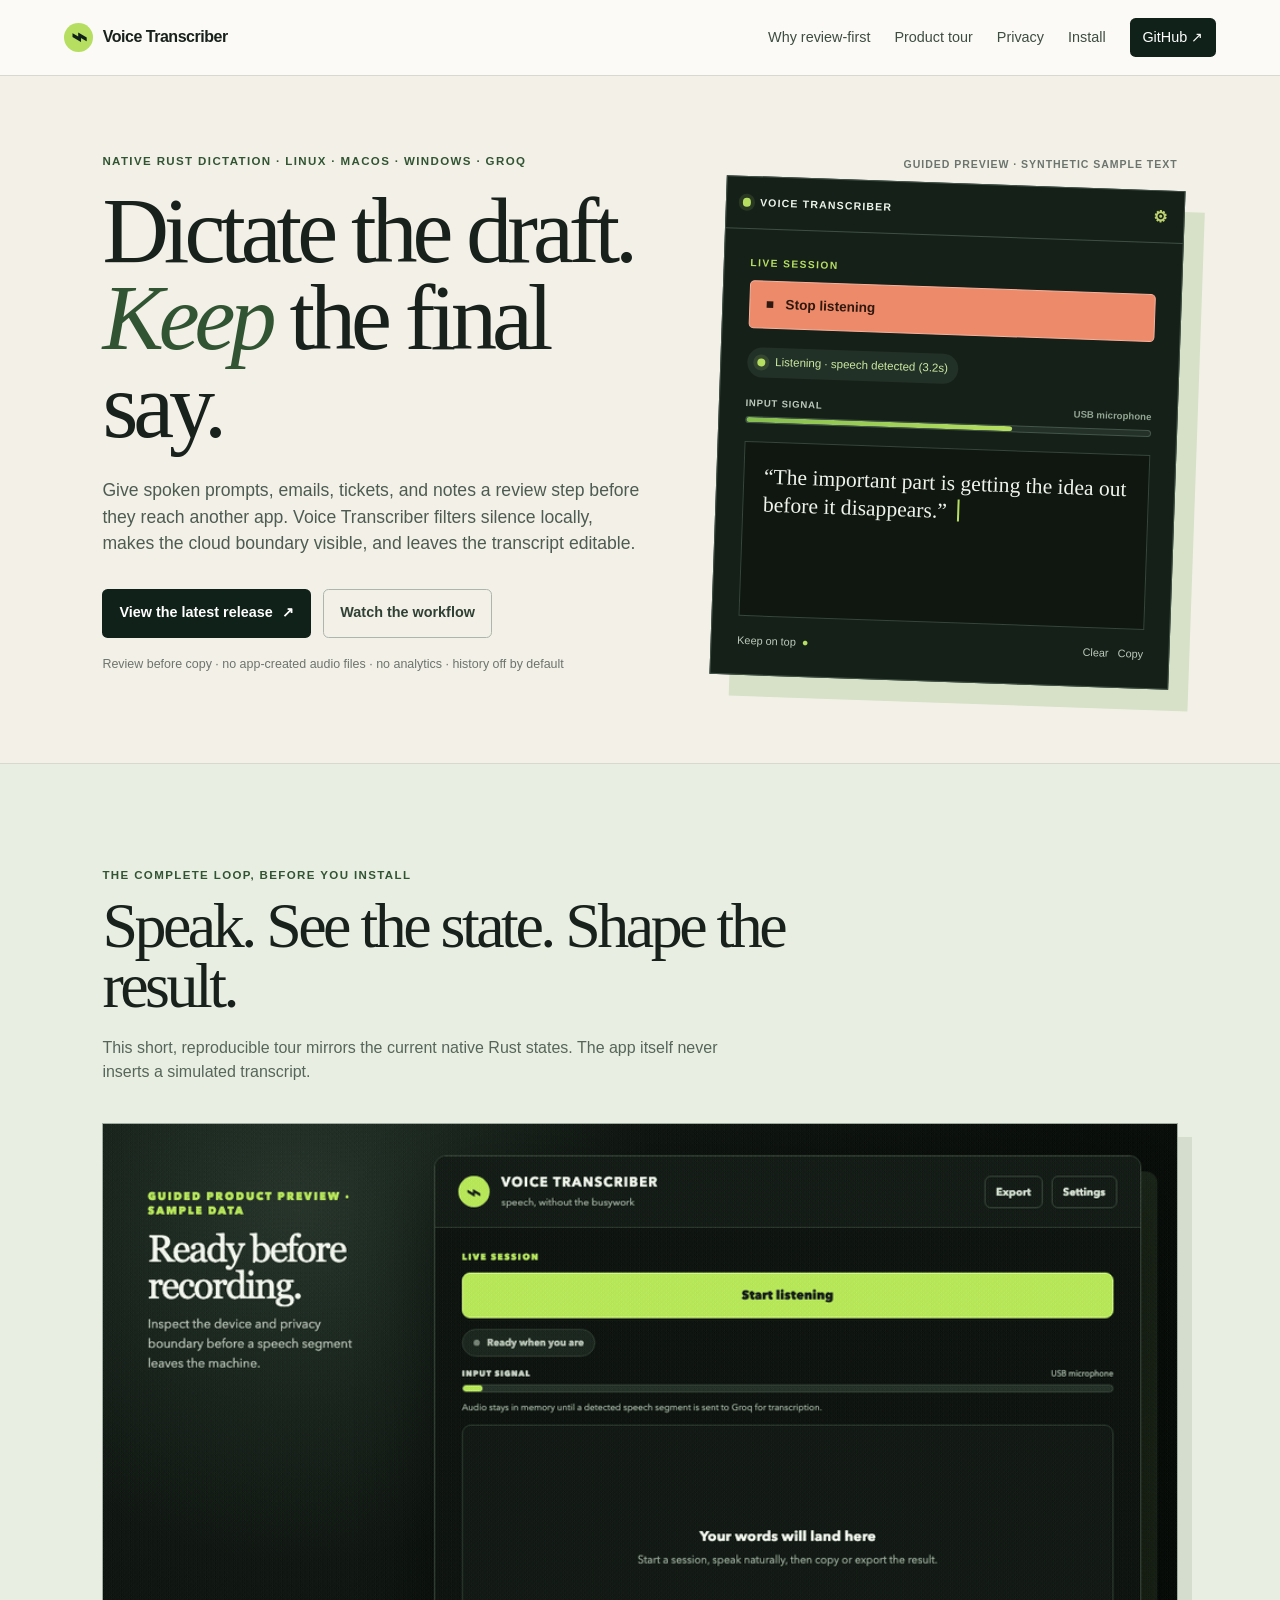
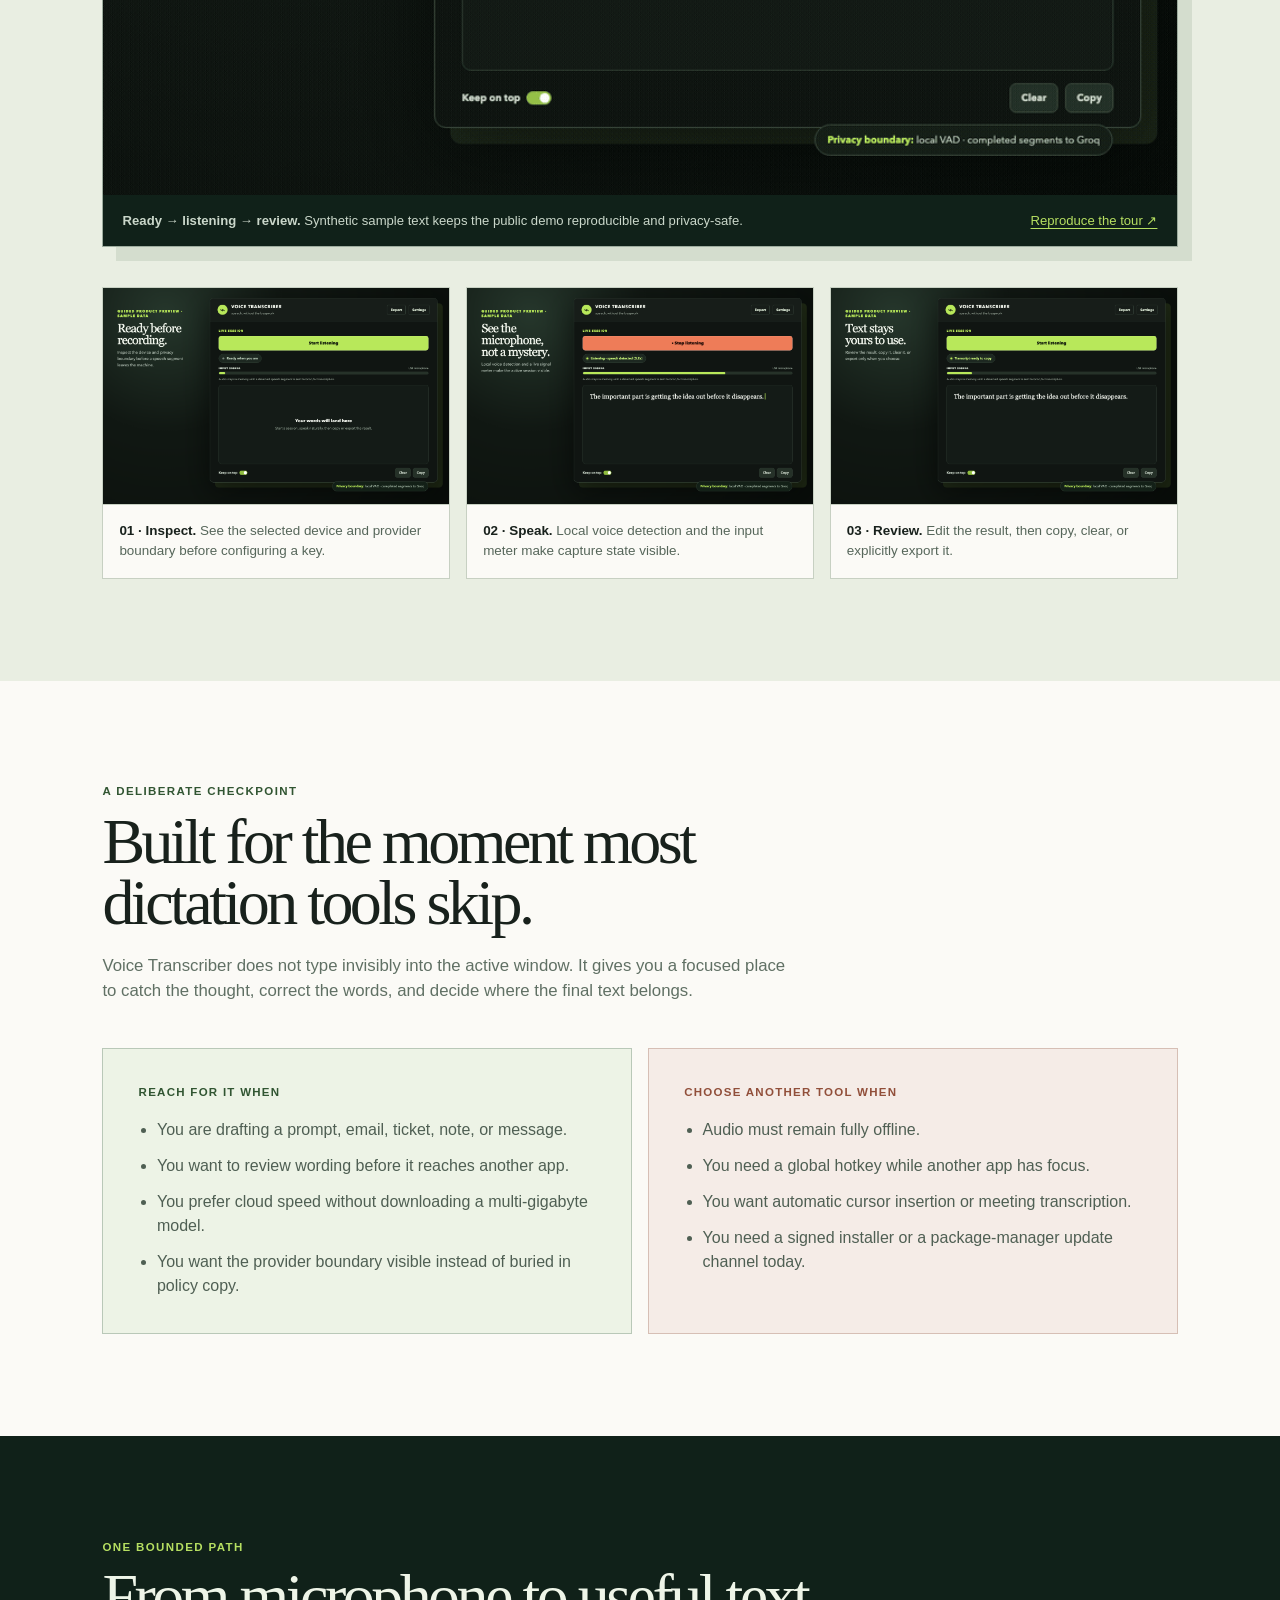
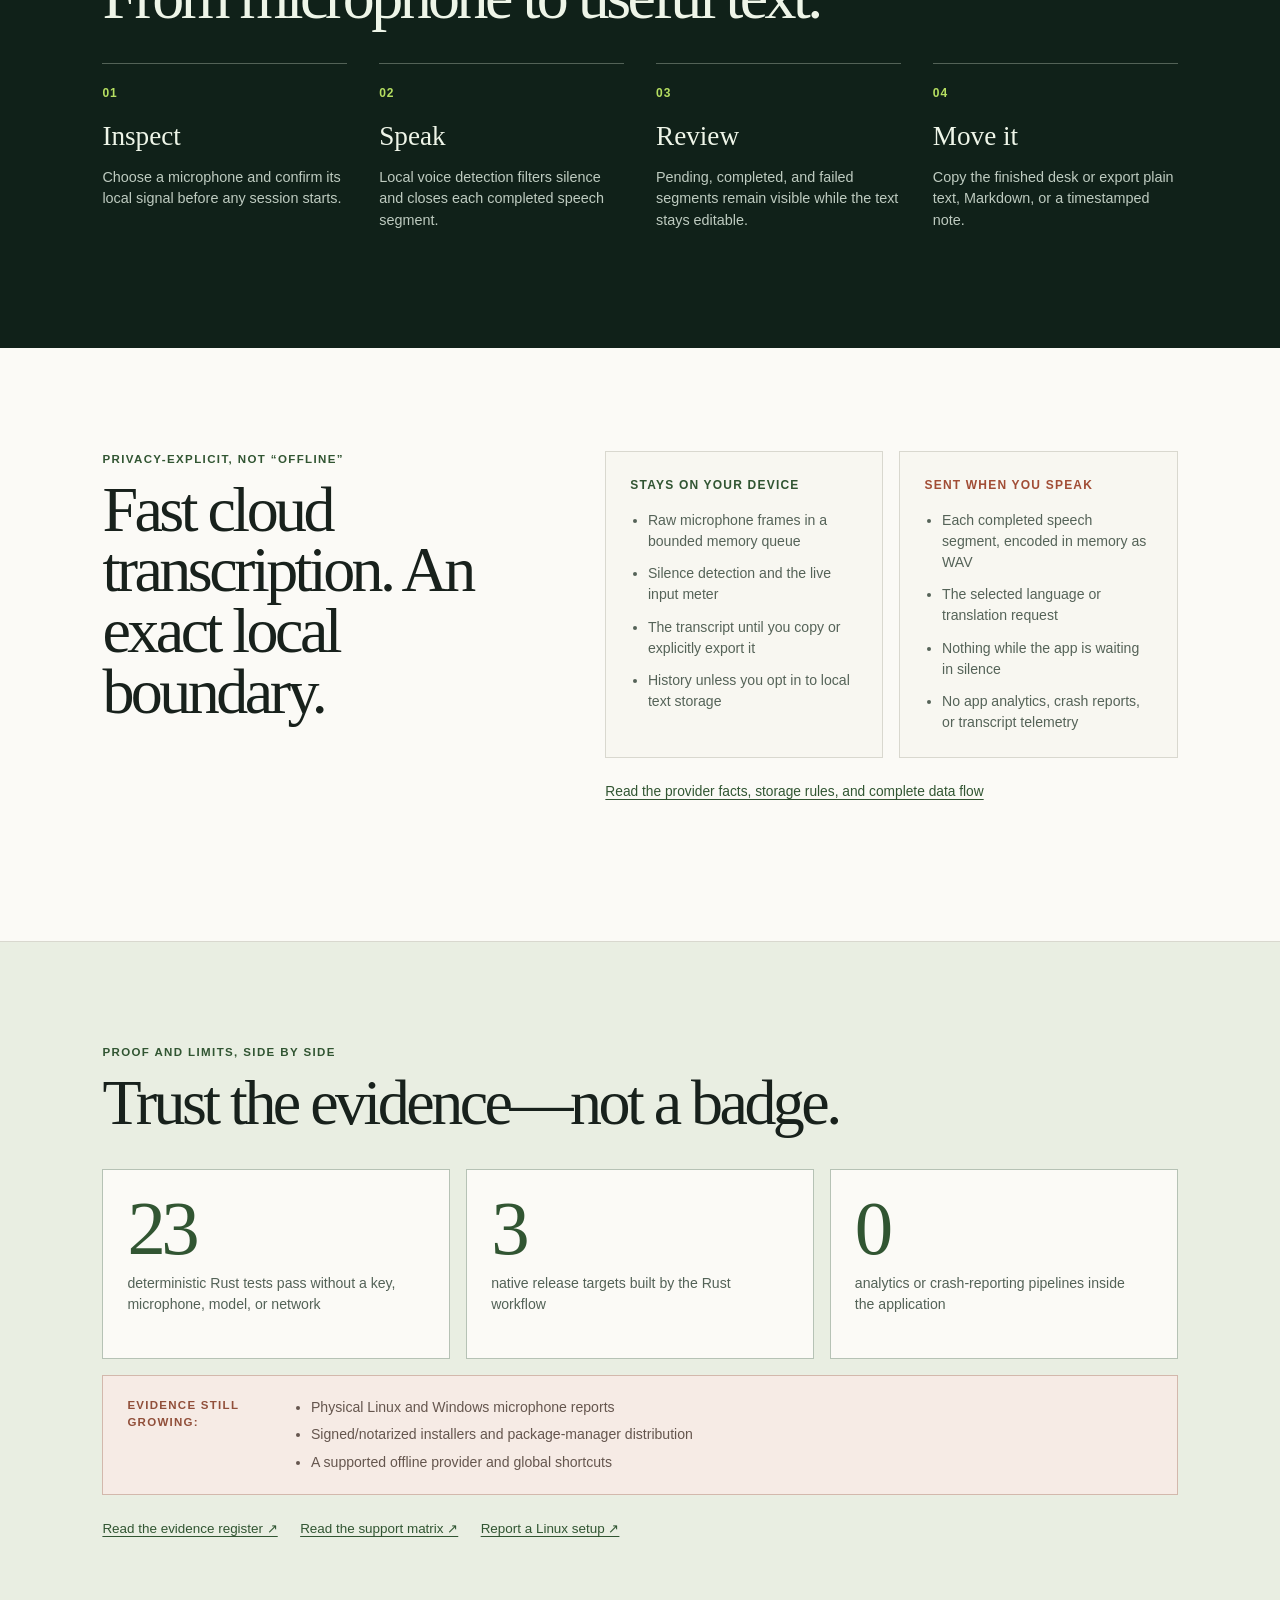
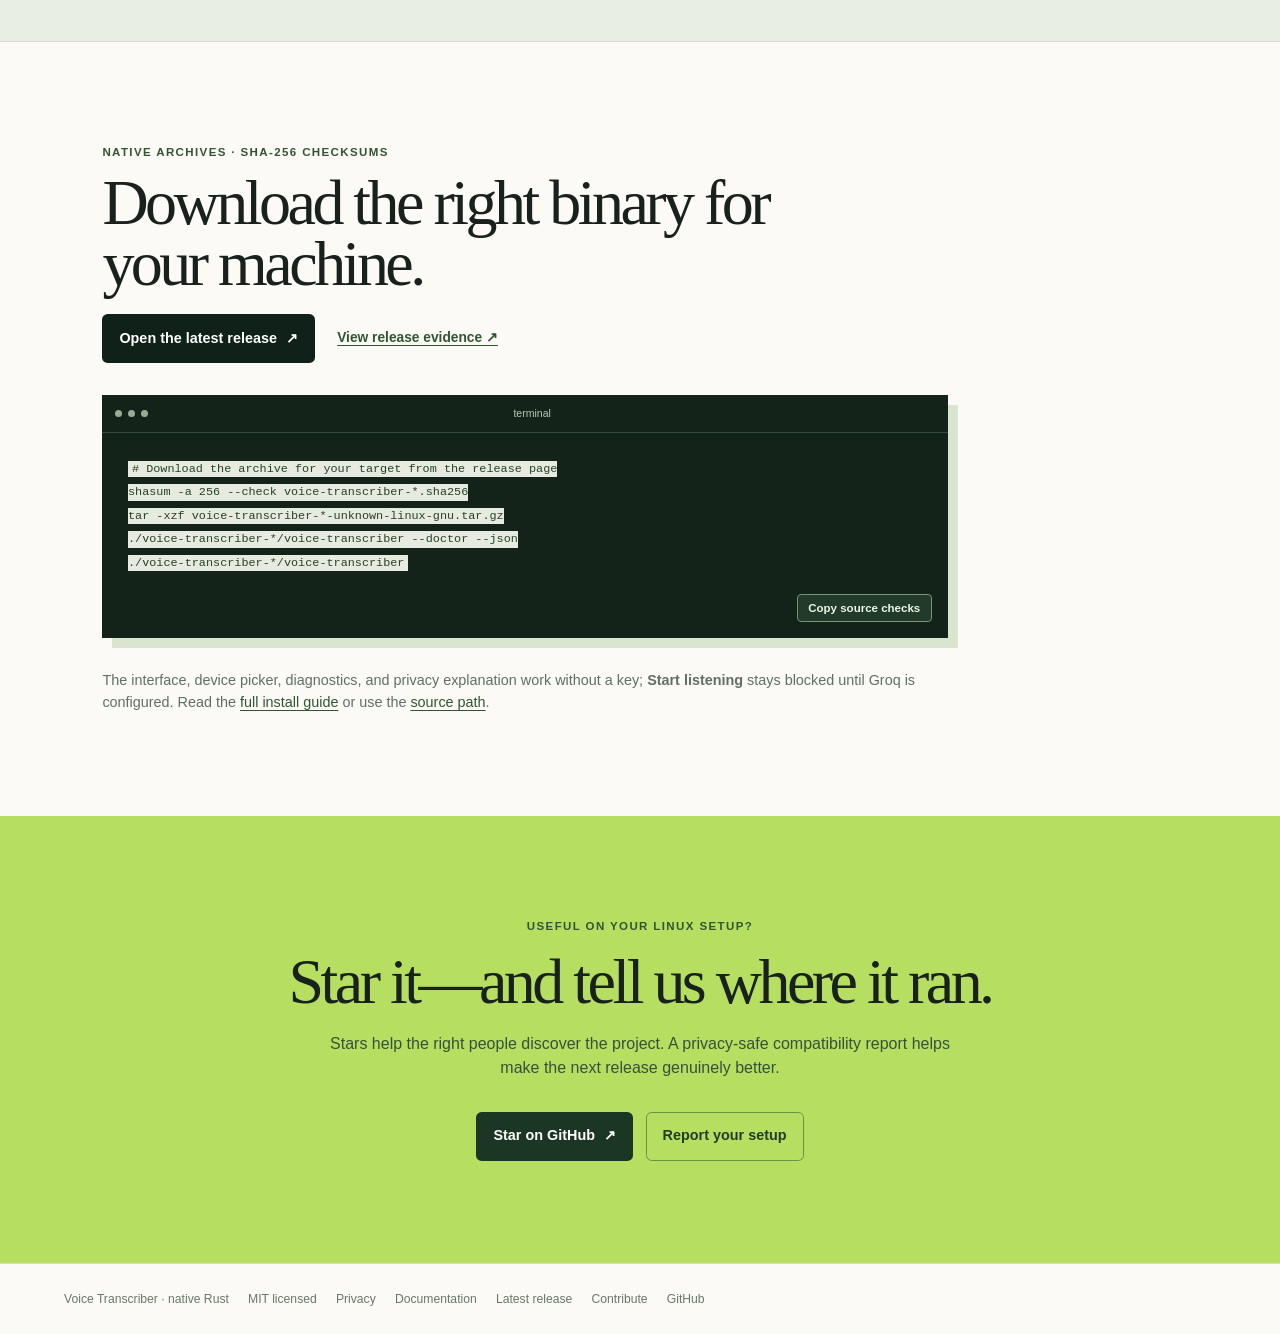
<file: site/index.html>
<!doctype html>
<html lang="en">
  <head>
    <meta charset="utf-8">
    <meta name="viewport" content="width=device-width, initial-scale=1">
    <meta name="description" content="Voice Transcriber is a native Rust dictation desk for Linux, macOS, and Windows: speak, review, edit, then copy or export.">
    <meta name="theme-color" content="#f3f0e8">
    <link rel="canonical" href="https://othmaneblial.github.io/audio-capture/">
    <meta property="og:title" content="Voice Transcriber — native Rust dictation desk">
    <meta property="og:description" content="Speak the draft. Keep the final say.">
    <meta property="og:image" content="https://othmaneblial.github.io/audio-capture/assets/social-preview.png">
    <meta property="og:image:width" content="1280">
    <meta property="og:image:height" content="640">
    <meta property="og:type" content="website">
    <meta property="og:url" content="https://othmaneblial.github.io/audio-capture/">
    <meta name="twitter:card" content="summary_large_image">
    <title>Voice Transcriber — native Rust dictation desk</title>
    <link rel="icon" href="favicon.svg" type="image/svg+xml">
    <link rel="stylesheet" href="styles.css?v=1.2.0">
    <script src="app.js" defer></script>
  </head>
  <body>
    <a class="skip-link" href="#main">Skip to content</a>
    <header class="site-header">
      <a class="brand" href="index.html" aria-label="Voice Transcriber home">
        <span class="brand-mark" aria-hidden="true">⌁</span>
        <span>Voice Transcriber</span>
      </a>
      <button class="menu-toggle" type="button" aria-expanded="false" aria-controls="site-nav">Menu</button>
      <nav id="site-nav" aria-label="Primary navigation">
        <a href="#fit">Why review-first</a>
        <a href="#proof">Product tour</a>
        <a href="privacy.html">Privacy</a>
        <a href="#install">Install</a>
        <a class="nav-repo" href="https://github.com/OthmaneBlial/audio-capture">GitHub <span aria-hidden="true">↗</span></a>
      </nav>
    </header>

    <main id="main">
      <section class="hero">
        <div class="hero-copy">
          <p class="eyebrow">Native Rust dictation · Linux · macOS · Windows · Groq</p>
          <h1>Dictate the draft.<br><em>Keep</em> the final say.</h1>
          <p class="lede">Give spoken prompts, emails, tickets, and notes a review step before they reach another app. Voice Transcriber filters silence locally, makes the cloud boundary visible, and leaves the transcript editable.</p>
          <div class="hero-actions">
            <a class="button button-primary" href="https://github.com/OthmaneBlial/audio-capture/releases/latest">View the latest release <span aria-hidden="true">↗</span></a>
            <a class="button button-quiet" href="#proof">Watch the workflow</a>
          </div>
          <p class="microcopy">Review before copy · no app-created audio files · no analytics · history off by default</p>
        </div>
        <div class="preview-wrap">
          <p class="preview-disclosure">Guided preview · synthetic sample text</p>
          <div class="desk-preview" aria-label="Guided preview of a Voice Transcriber listening session using synthetic sample text">
            <div class="preview-top"><span class="signal" aria-hidden="true"></span><span>VOICE TRANSCRIBER</span><span class="preview-settings" aria-hidden="true">⚙</span></div>
            <div class="preview-body">
              <p class="preview-label">LIVE SESSION</p>
              <div class="preview-button">■ &nbsp; Stop listening</div>
              <p class="preview-status"><span class="status-dot" aria-hidden="true"></span> Listening · speech detected (3.2s)</p>
              <div class="preview-meter" aria-label="Illustrated live microphone signal"><span>INPUT SIGNAL</span><span>USB microphone</span><i><b></b></i></div>
              <div class="preview-transcript">
                <p>“The important part is getting the idea out before it disappears.”</p>
                <span class="cursor" aria-hidden="true"></span>
              </div>
              <div class="preview-footer"><span>Keep on top&nbsp; <b>●</b></span><span>Clear&nbsp;&nbsp; Copy</span></div>
            </div>
          </div>
        </div>
      </section>

      <section id="proof" class="proof" aria-labelledby="proof-title">
        <div class="section-heading">
          <p class="eyebrow">The complete loop, before you install</p>
          <h2 id="proof-title">Speak. See the state. Shape the result.</h2>
          <p class="proof-lede">This short, reproducible tour mirrors the current native Rust states. The app itself never inserts a simulated transcript.</p>
        </div>
        <figure class="tour-feature">
          <picture>
            <source media="(prefers-reduced-motion: reduce)" srcset="assets/demo-03-complete.png">
            <img src="assets/voice-transcriber-tour.gif" width="960" height="600" alt="Guided Voice Transcriber workflow moving from ready, to active listening, to an editable completed transcript">
          </picture>
          <figcaption><span><b>Ready → listening → review.</b> Synthetic sample text keeps the public demo reproducible and privacy-safe.</span><a href="https://github.com/OthmaneBlial/audio-capture/blob/main/scripts/render_demo_assets.sh">Reproduce the tour ↗</a></figcaption>
        </figure>
        <div class="proof-grid">
          <figure><img src="assets/demo-01-ready.png" width="1200" height="750" loading="lazy" alt="Voice Transcriber ready state with microphone and privacy information visible"><figcaption><b>01 · Inspect.</b> See the selected device and provider boundary before configuring a key.</figcaption></figure>
          <figure><img src="assets/demo-02-active.png" width="1200" height="750" loading="lazy" alt="Voice Transcriber active state with speech detected and input meter moving"><figcaption><b>02 · Speak.</b> Local voice detection and the input meter make capture state visible.</figcaption></figure>
          <figure><img src="assets/demo-03-complete.png" width="1200" height="750" loading="lazy" alt="Voice Transcriber completed transcript ready for review, copy, or export"><figcaption><b>03 · Review.</b> Edit the result, then copy, clear, or explicitly export it.</figcaption></figure>
        </div>
      </section>

      <section id="fit" class="fit" aria-labelledby="fit-title">
        <div class="section-heading">
          <p class="eyebrow">A deliberate checkpoint</p>
          <h2 id="fit-title">Built for the moment most dictation tools skip.</h2>
          <p class="fit-lede">Voice Transcriber does not type invisibly into the active window. It gives you a focused place to catch the thought, correct the words, and decide where the final text belongs.</p>
        </div>
        <div class="fit-grid">
          <article><p class="fit-label">Reach for it when</p><ul><li>You are drafting a prompt, email, ticket, note, or message.</li><li>You want to review wording before it reaches another app.</li><li>You prefer cloud speed without downloading a multi-gigabyte model.</li><li>You want the provider boundary visible instead of buried in policy copy.</li></ul></article>
          <article class="fit-not"><p class="fit-label">Choose another tool when</p><ul><li>Audio must remain fully offline.</li><li>You need a global hotkey while another app has focus.</li><li>You want automatic cursor insertion or meeting transcription.</li><li>You need a signed installer or a package-manager update channel today.</li></ul></article>
        </div>
      </section>

      <section id="workflow" class="workflow" aria-labelledby="workflow-title">
        <div class="section-heading">
          <p class="eyebrow">One bounded path</p>
          <h2 id="workflow-title">From microphone to useful text.</h2>
        </div>
        <ol class="steps">
          <li><span class="step-number">01</span><h3>Inspect</h3><p>Choose a microphone and confirm its local signal before any session starts.</p></li>
          <li><span class="step-number">02</span><h3>Speak</h3><p>Local voice detection filters silence and closes each completed speech segment.</p></li>
          <li><span class="step-number">03</span><h3>Review</h3><p>Pending, completed, and failed segments remain visible while the text stays editable.</p></li>
          <li><span class="step-number">04</span><h3>Move it</h3><p>Copy the finished desk or export plain text, Markdown, or a timestamped note.</p></li>
        </ol>
      </section>

      <section id="privacy" class="privacy" aria-labelledby="privacy-title">
        <div>
          <p class="eyebrow">Privacy-explicit, not “offline”</p>
          <h2 id="privacy-title">Fast cloud transcription. An exact local boundary.</h2>
        </div>
        <div class="boundary-grid">
          <article><p class="boundary-label">Stays on your device</p><ul><li>Raw microphone frames in a bounded memory queue</li><li>Silence detection and the live input meter</li><li>The transcript until you copy or explicitly export it</li><li>History unless you opt in to local text storage</li></ul></article>
          <article><p class="boundary-label boundary-label-send">Sent when you speak</p><ul><li>Each completed speech segment, encoded in memory as WAV</li><li>The selected language or translation request</li><li>Nothing while the app is waiting in silence</li><li>No app analytics, crash reports, or transcript telemetry</li></ul></article>
        </div>
        <p class="boundary-more"><a href="privacy.html">Read the provider facts, storage rules, and complete data flow</a></p>
      </section>

      <section class="evidence" aria-labelledby="evidence-title">
        <div class="section-heading">
          <p class="eyebrow">Proof and limits, side by side</p>
          <h2 id="evidence-title">Trust the evidence—not a badge.</h2>
        </div>
        <div class="evidence-grid">
          <article><strong>23</strong><span>deterministic Rust tests pass without a key, microphone, model, or network</span></article>
          <article><strong>3</strong><span>native release targets built by the Rust workflow</span></article>
          <article><strong>0</strong><span>analytics or crash-reporting pipelines inside the application</span></article>
        </div>
        <div class="limits"><p>Evidence still growing:</p><ul><li>Physical Linux and Windows microphone reports</li><li>Signed/notarized installers and package-manager distribution</li><li>A supported offline provider and global shortcuts</li></ul></div>
        <p class="evidence-links"><a href="https://github.com/OthmaneBlial/audio-capture/blob/main/docs/RELEASE-EVIDENCE.md">Read the evidence register ↗</a><a href="https://github.com/OthmaneBlial/audio-capture/blob/main/docs/SUPPORT.md">Read the support matrix ↗</a><a href="https://github.com/OthmaneBlial/audio-capture/issues/new?template=compatibility.yml">Report a Linux setup ↗</a></p>
      </section>

      <section id="install" class="install" aria-labelledby="install-title">
        <div class="section-heading"><p class="eyebrow">Native archives · SHA-256 checksums</p><h2 id="install-title">Download the right binary for your machine.</h2></div>
        <div class="install-actions"><a class="button button-primary" href="https://github.com/OthmaneBlial/audio-capture/releases/latest">Open the latest release <span aria-hidden="true">↗</span></a><a class="text-link" href="https://github.com/OthmaneBlial/audio-capture/blob/main/docs/RELEASE-EVIDENCE.md">View release evidence ↗</a></div>
        <div class="terminal" aria-label="Verified installation commands">
          <div class="terminal-bar"><span></span><span></span><span></span><p>terminal</p></div>
          <pre><code id="quickstart"># Download the archive for your target from the release page
shasum -a 256 --check voice-transcriber-*.sha256
tar -xzf voice-transcriber-*-unknown-linux-gnu.tar.gz
./voice-transcriber-*/voice-transcriber --doctor --json
./voice-transcriber-*/voice-transcriber</code></pre>
          <button class="copy-button" type="button" data-copy-target="quickstart">Copy source checks</button>
        </div>
        <p class="install-note">The interface, device picker, diagnostics, and privacy explanation work without a key; <b>Start listening</b> stays blocked until Groq is configured. Read the <a href="docs.html#install">full install guide</a> or use the <a href="https://github.com/OthmaneBlial/audio-capture#run-from-source">source path</a>.</p>
      </section>

      <section class="closing">
        <p class="eyebrow">Useful on your Linux setup?</p>
        <h2>Star it—and tell us where it ran.</h2>
        <p>Stars help the right people discover the project. A privacy-safe compatibility report helps make the next release genuinely better.</p>
        <div class="closing-actions"><a class="button button-primary" href="https://github.com/OthmaneBlial/audio-capture">Star on GitHub <span aria-hidden="true">↗</span></a><a class="button button-quiet" href="https://github.com/OthmaneBlial/audio-capture/issues/new?template=compatibility.yml">Report your setup</a></div>
      </section>
    </main>

    <footer><span>Voice Transcriber · native Rust</span><span>MIT licensed</span><a href="privacy.html">Privacy</a><a href="docs.html">Documentation</a><a href="https://github.com/OthmaneBlial/audio-capture/releases/latest">Latest release</a><a href="https://github.com/OthmaneBlial/audio-capture/blob/main/docs/contributing/README.md">Contribute</a><a href="https://github.com/OthmaneBlial/audio-capture">GitHub</a></footer>
  </body>
</html>
</file>
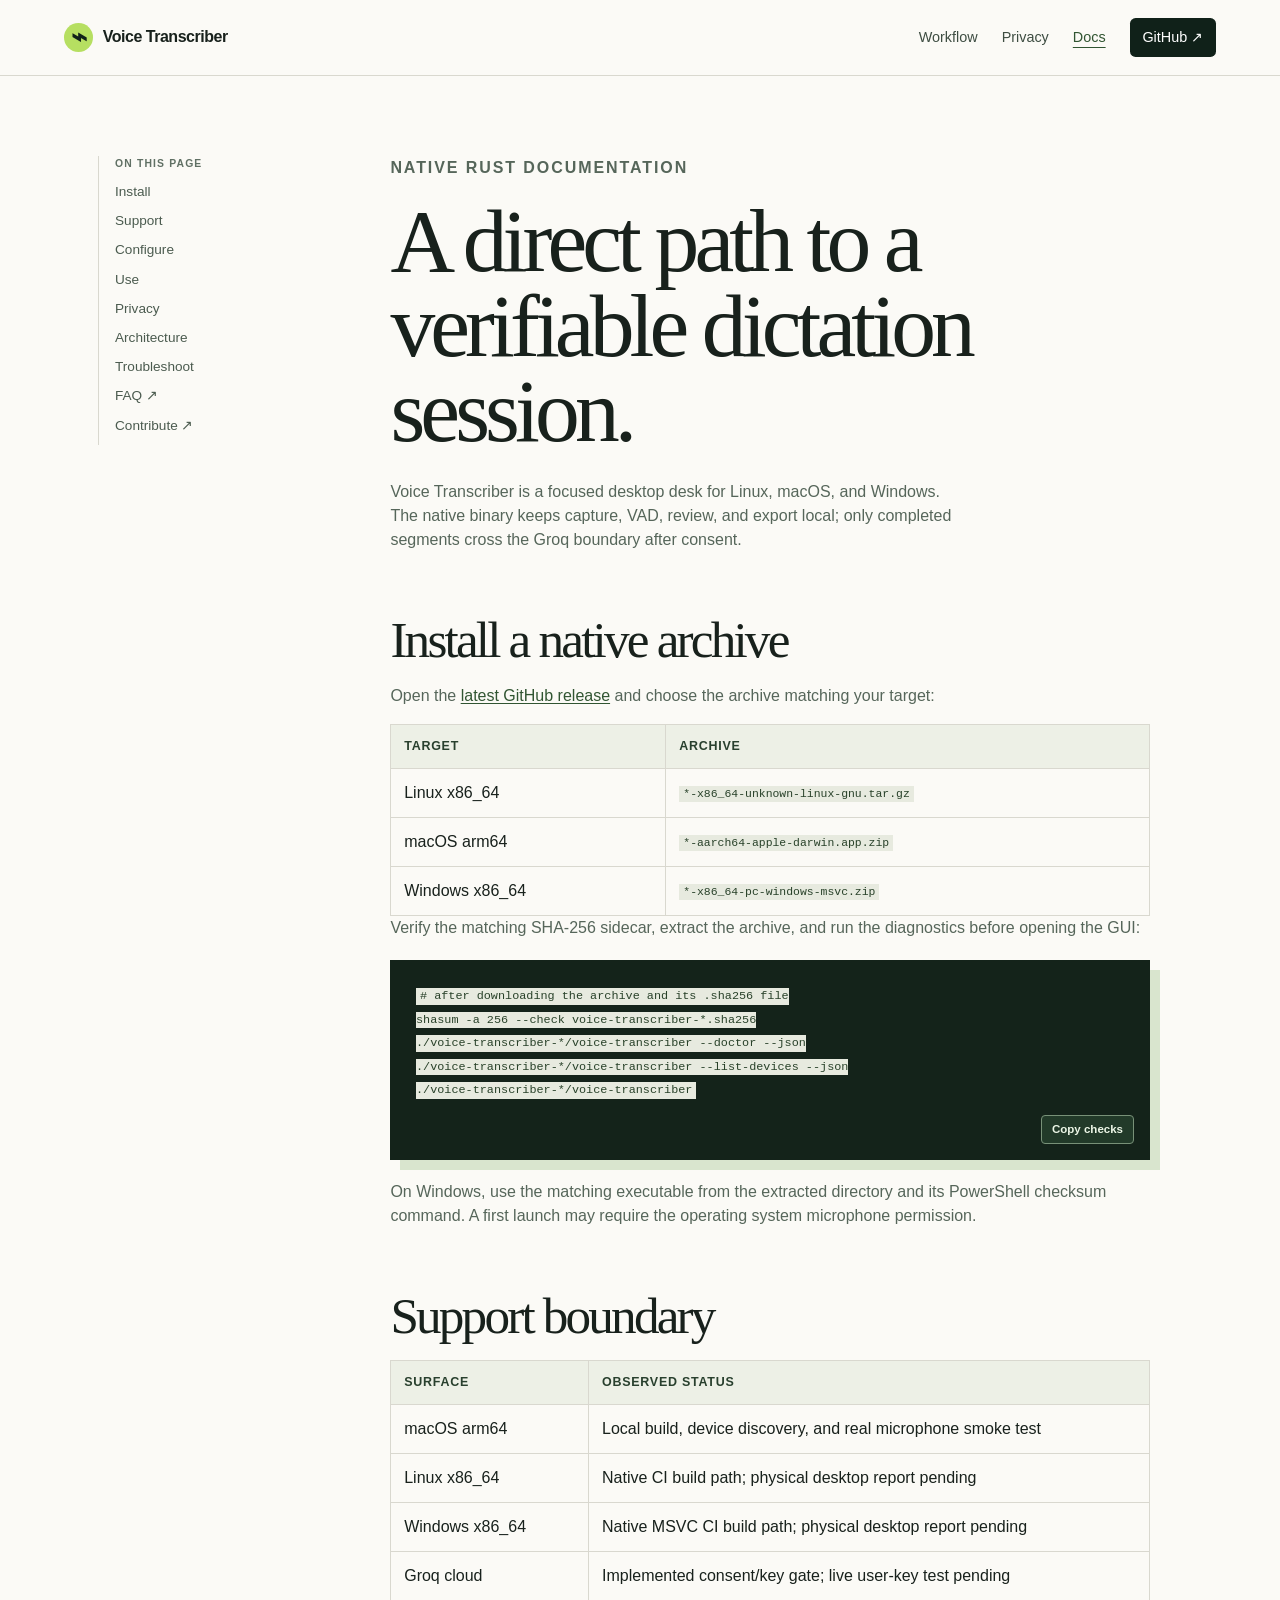
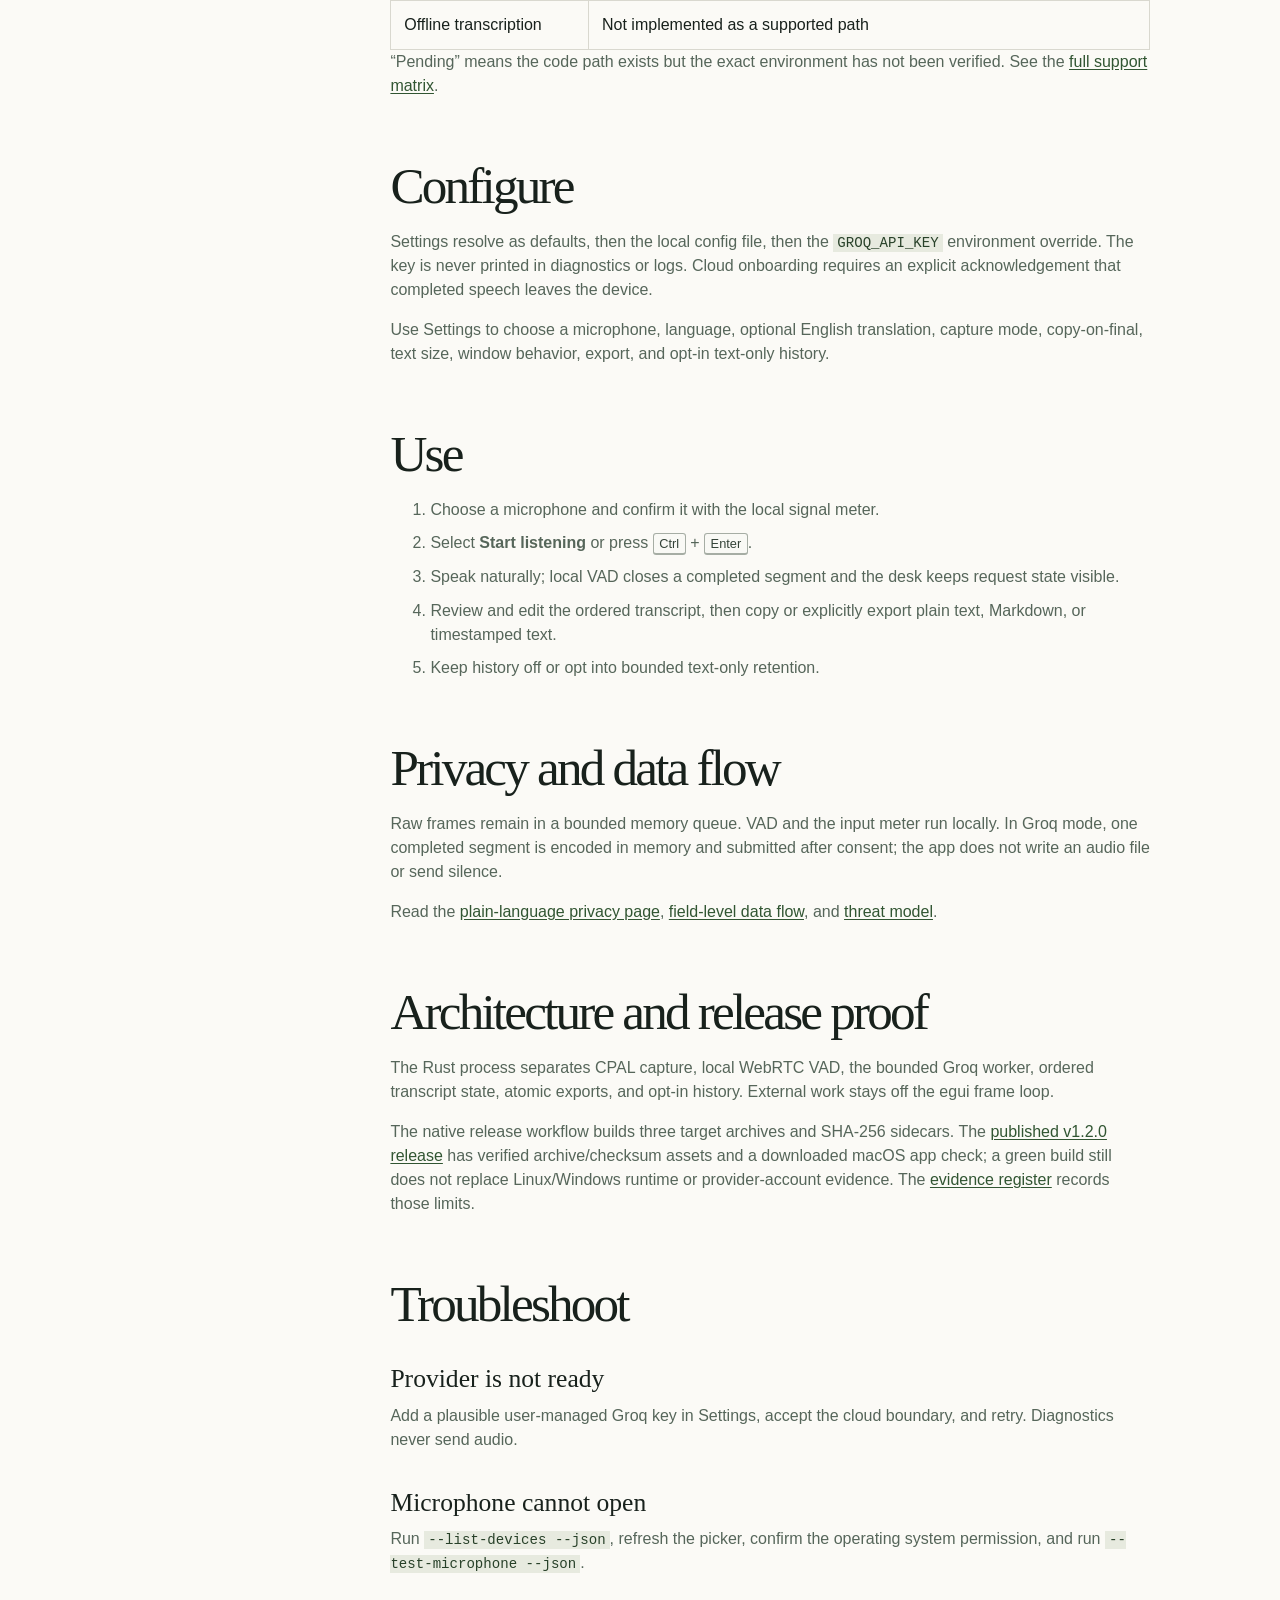
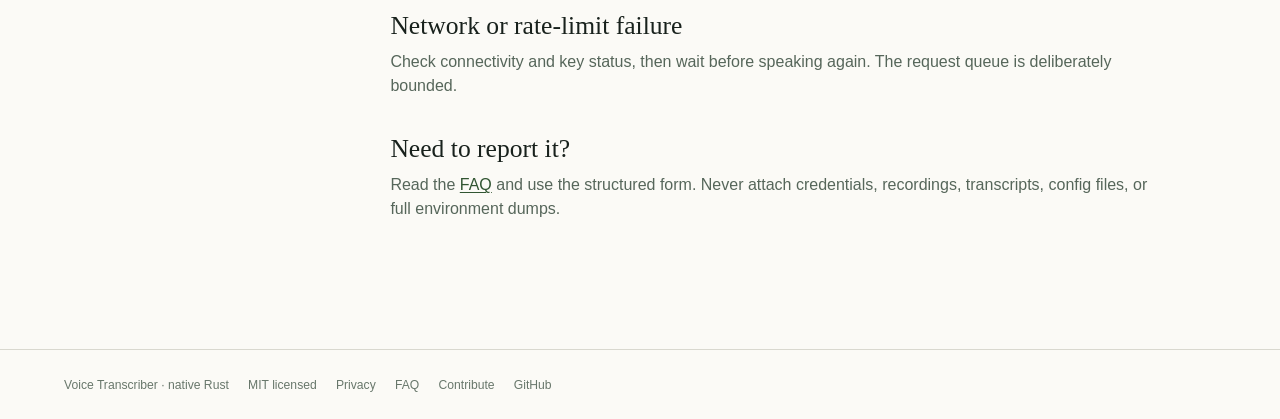
<file: site/docs.html>
<!doctype html>
<html lang="en">
  <head>
    <meta charset="utf-8">
    <meta name="viewport" content="width=device-width, initial-scale=1">
    <meta name="description" content="Voice Transcriber native Rust installation, configuration, privacy, and architecture documentation.">
    <title>Documentation — Voice Transcriber</title>
    <link rel="icon" href="favicon.svg" type="image/svg+xml">
    <link rel="stylesheet" href="styles.css?v=1.2.0">
    <script src="app.js" defer></script>
  </head>
  <body class="docs-page">
    <a class="skip-link" href="#main">Skip to content</a>
    <header class="site-header">
      <a class="brand" href="index.html" aria-label="Voice Transcriber home"><span class="brand-mark" aria-hidden="true">⌁</span><span>Voice Transcriber</span></a>
      <button class="menu-toggle" type="button" aria-expanded="false" aria-controls="site-nav">Menu</button>
      <nav id="site-nav" aria-label="Primary navigation"><a href="index.html#workflow">Workflow</a><a href="privacy.html">Privacy</a><a aria-current="page" href="docs.html">Docs</a><a class="nav-repo" href="https://github.com/OthmaneBlial/audio-capture">GitHub <span aria-hidden="true">↗</span></a></nav>
    </header>
    <main id="main" class="docs-layout">
      <aside class="docs-nav" aria-label="Documentation sections"><p>ON THIS PAGE</p><a href="#install">Install</a><a href="#support">Support</a><a href="#configure">Configure</a><a href="#use">Use</a><a href="#privacy">Privacy</a><a href="#architecture">Architecture</a><a href="#troubleshoot">Troubleshoot</a><a href="https://github.com/OthmaneBlial/audio-capture/blob/main/docs/FAQ.md">FAQ ↗</a><a href="https://github.com/OthmaneBlial/audio-capture/blob/main/docs/contributing/README.md">Contribute ↗</a></aside>
      <article class="docs-content">
        <p class="eyebrow">Native Rust documentation</p>
        <h1>A direct path to a verifiable dictation session.</h1>
        <p class="lede">Voice Transcriber is a focused desktop desk for Linux, macOS, and Windows. The native binary keeps capture, VAD, review, and export local; only completed segments cross the Groq boundary after consent.</p>
        <section id="install"><h2>Install a native archive</h2><p>Open the <a href="https://github.com/OthmaneBlial/audio-capture/releases/latest">latest GitHub release</a> and choose the archive matching your target:</p><div class="support-table-wrap"><table class="support-table"><thead><tr><th>Target</th><th>Archive</th></tr></thead><tbody><tr><td>Linux x86_64</td><td><code>*-x86_64-unknown-linux-gnu.tar.gz</code></td></tr><tr><td>macOS arm64</td><td><code>*-aarch64-apple-darwin.app.zip</code></td></tr><tr><td>Windows x86_64</td><td><code>*-x86_64-pc-windows-msvc.zip</code></td></tr></tbody></table></div><p>Verify the matching SHA-256 sidecar, extract the archive, and run the diagnostics before opening the GUI:</p><div class="terminal"><pre><code id="docs-install"># after downloading the archive and its .sha256 file
shasum -a 256 --check voice-transcriber-*.sha256
./voice-transcriber-*/voice-transcriber --doctor --json
./voice-transcriber-*/voice-transcriber --list-devices --json
./voice-transcriber-*/voice-transcriber</code></pre><button class="copy-button" type="button" data-copy-target="docs-install">Copy checks</button></div><p>On Windows, use the matching executable from the extracted directory and its PowerShell checksum command. A first launch may require the operating system microphone permission.</p></section>
        <section id="support"><h2>Support boundary</h2><div class="support-table-wrap"><table class="support-table"><thead><tr><th>Surface</th><th>Observed status</th></tr></thead><tbody><tr><td>macOS arm64</td><td>Local build, device discovery, and real microphone smoke test</td></tr><tr><td>Linux x86_64</td><td>Native CI build path; physical desktop report pending</td></tr><tr><td>Windows x86_64</td><td>Native MSVC CI build path; physical desktop report pending</td></tr><tr><td>Groq cloud</td><td>Implemented consent/key gate; live user-key test pending</td></tr><tr><td>Offline transcription</td><td>Not implemented as a supported path</td></tr></tbody></table></div><p>“Pending” means the code path exists but the exact environment has not been verified. See the <a href="https://github.com/OthmaneBlial/audio-capture/blob/main/docs/SUPPORT.md">full support matrix</a>.</p></section>
        <section id="configure"><h2>Configure</h2><p>Settings resolve as defaults, then the local config file, then the <code>GROQ_API_KEY</code> environment override. The key is never printed in diagnostics or logs. Cloud onboarding requires an explicit acknowledgement that completed speech leaves the device.</p><p>Use Settings to choose a microphone, language, optional English translation, capture mode, copy-on-final, text size, window behavior, export, and opt-in text-only history.</p></section>
        <section id="use"><h2>Use</h2><ol><li>Choose a microphone and confirm it with the local signal meter.</li><li>Select <strong>Start listening</strong> or press <kbd>Ctrl</kbd> + <kbd>Enter</kbd>.</li><li>Speak naturally; local VAD closes a completed segment and the desk keeps request state visible.</li><li>Review and edit the ordered transcript, then copy or explicitly export plain text, Markdown, or timestamped text.</li><li>Keep history off or opt into bounded text-only retention.</li></ol></section>
        <section id="privacy"><h2>Privacy and data flow</h2><p>Raw frames remain in a bounded memory queue. VAD and the input meter run locally. In Groq mode, one completed segment is encoded in memory and submitted after consent; the app does not write an audio file or send silence.</p><p>Read the <a href="privacy.html">plain-language privacy page</a>, <a href="https://github.com/OthmaneBlial/audio-capture/blob/main/docs/DATA-FLOW.md">field-level data flow</a>, and <a href="https://github.com/OthmaneBlial/audio-capture/blob/main/docs/THREAT-MODEL.md">threat model</a>.</p></section>
        <section id="architecture"><h2>Architecture and release proof</h2><p>The Rust process separates CPAL capture, local WebRTC VAD, the bounded Groq worker, ordered transcript state, atomic exports, and opt-in history. External work stays off the egui frame loop.</p><p>The native release workflow builds three target archives and SHA-256 sidecars. The <a href="https://github.com/OthmaneBlial/audio-capture/releases/tag/v1.2.0">published v1.2.0 release</a> has verified archive/checksum assets and a downloaded macOS app check; a green build still does not replace Linux/Windows runtime or provider-account evidence. The <a href="https://github.com/OthmaneBlial/audio-capture/blob/main/docs/RELEASE-EVIDENCE.md">evidence register</a> records those limits.</p></section>
        <section id="troubleshoot"><h2>Troubleshoot</h2><h3>Provider is not ready</h3><p>Add a plausible user-managed Groq key in Settings, accept the cloud boundary, and retry. Diagnostics never send audio.</p><h3>Microphone cannot open</h3><p>Run <code>--list-devices --json</code>, refresh the picker, confirm the operating system permission, and run <code>--test-microphone --json</code>.</p><h3>Network or rate-limit failure</h3><p>Check connectivity and key status, then wait before speaking again. The request queue is deliberately bounded.</p><h3>Need to report it?</h3><p>Read the <a href="https://github.com/OthmaneBlial/audio-capture/blob/main/docs/FAQ.md">FAQ</a> and use the structured form. Never attach credentials, recordings, transcripts, config files, or full environment dumps.</p></section>
      </article>
    </main>
    <footer><a href="index.html">Voice Transcriber · native Rust</a><span>MIT licensed</span><a href="privacy.html">Privacy</a><a href="https://github.com/OthmaneBlial/audio-capture/blob/main/docs/FAQ.md">FAQ</a><a href="https://github.com/OthmaneBlial/audio-capture/blob/main/docs/contributing/README.md">Contribute</a><a href="https://github.com/OthmaneBlial/audio-capture">GitHub</a></footer>
  </body>
</html>
</file>
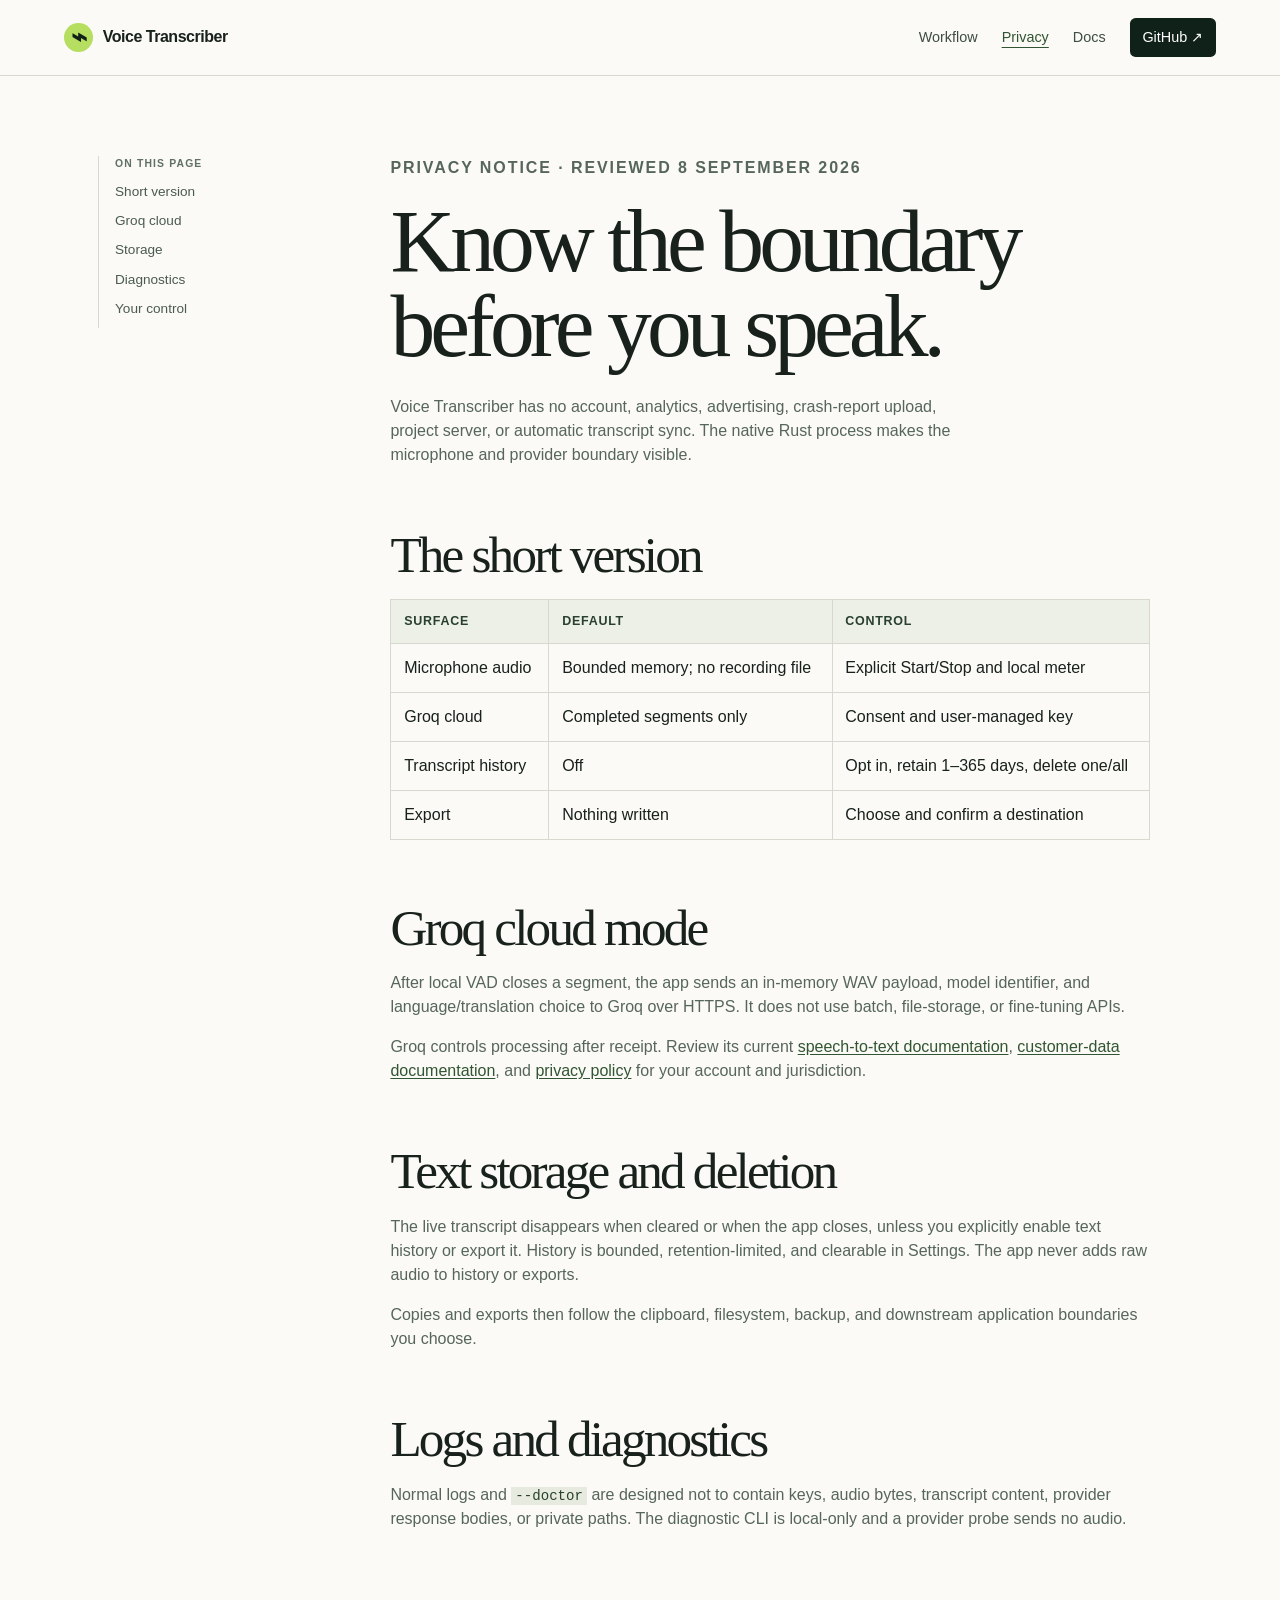
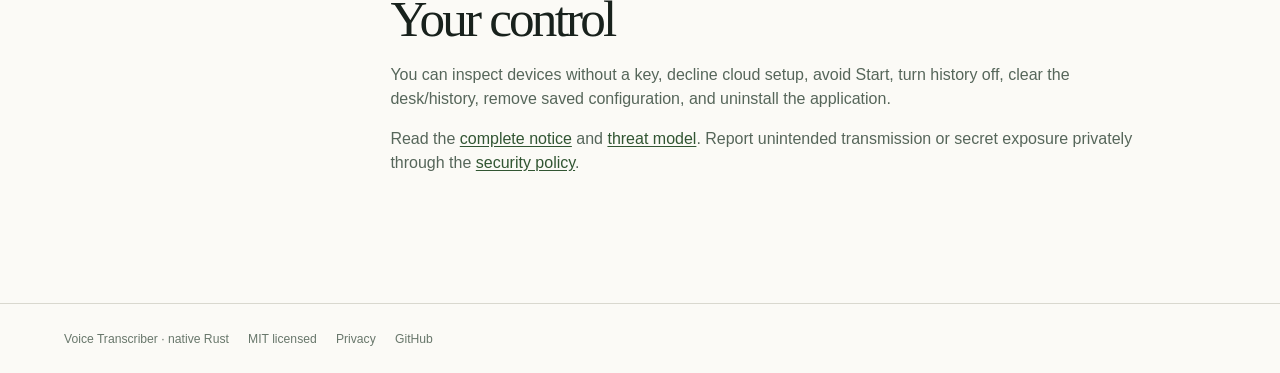
<file: site/privacy.html>
<!doctype html>
<html lang="en">
  <head>
    <meta charset="utf-8">
    <meta name="viewport" content="width=device-width, initial-scale=1">
    <meta name="description" content="Voice Transcriber privacy notice: native capture, Groq cloud boundary, local text storage, deletion, and diagnostics.">
    <title>Privacy — Voice Transcriber</title>
    <link rel="icon" href="favicon.svg" type="image/svg+xml">
    <link rel="stylesheet" href="styles.css?v=1.2.0">
    <script src="app.js" defer></script>
  </head>
  <body class="docs-page">
    <a class="skip-link" href="#main">Skip to content</a>
    <header class="site-header">
      <a class="brand" href="index.html" aria-label="Voice Transcriber home"><span class="brand-mark" aria-hidden="true">⌁</span><span>Voice Transcriber</span></a>
      <button class="menu-toggle" type="button" aria-expanded="false" aria-controls="site-nav">Menu</button>
      <nav id="site-nav" aria-label="Primary navigation"><a href="index.html#workflow">Workflow</a><a aria-current="page" href="privacy.html">Privacy</a><a href="docs.html">Docs</a><a class="nav-repo" href="https://github.com/OthmaneBlial/audio-capture">GitHub <span aria-hidden="true">↗</span></a></nav>
    </header>
    <main id="main" class="docs-layout">
      <aside class="docs-nav" aria-label="Privacy sections"><p>ON THIS PAGE</p><a href="#short-version">Short version</a><a href="#cloud">Groq cloud</a><a href="#storage">Storage</a><a href="#diagnostics">Diagnostics</a><a href="#control">Your control</a></aside>
      <article class="docs-content">
        <p class="eyebrow">Privacy notice · reviewed 8 September 2026</p>
        <h1>Know the boundary before you speak.</h1>
        <p class="lede">Voice Transcriber has no account, analytics, advertising, crash-report upload, project server, or automatic transcript sync. The native Rust process makes the microphone and provider boundary visible.</p>
        <section id="short-version"><h2>The short version</h2><div class="support-table-wrap"><table class="support-table"><thead><tr><th>Surface</th><th>Default</th><th>Control</th></tr></thead><tbody><tr><td>Microphone audio</td><td>Bounded memory; no recording file</td><td>Explicit Start/Stop and local meter</td></tr><tr><td>Groq cloud</td><td>Completed segments only</td><td>Consent and user-managed key</td></tr><tr><td>Transcript history</td><td>Off</td><td>Opt in, retain 1–365 days, delete one/all</td></tr><tr><td>Export</td><td>Nothing written</td><td>Choose and confirm a destination</td></tr></tbody></table></div></section>
        <section id="cloud"><h2>Groq cloud mode</h2><p>After local VAD closes a segment, the app sends an in-memory WAV payload, model identifier, and language/translation choice to Groq over HTTPS. It does not use batch, file-storage, or fine-tuning APIs.</p><p>Groq controls processing after receipt. Review its current <a href="https://console.groq.com/docs/speech-to-text">speech-to-text documentation</a>, <a href="https://console.groq.com/docs/your-data">customer-data documentation</a>, and <a href="https://groq.com/privacy-policy">privacy policy</a> for your account and jurisdiction.</p></section>
        <section id="storage"><h2>Text storage and deletion</h2><p>The live transcript disappears when cleared or when the app closes, unless you explicitly enable text history or export it. History is bounded, retention-limited, and clearable in Settings. The app never adds raw audio to history or exports.</p><p>Copies and exports then follow the clipboard, filesystem, backup, and downstream application boundaries you choose.</p></section>
        <section id="diagnostics"><h2>Logs and diagnostics</h2><p>Normal logs and <code>--doctor</code> are designed not to contain keys, audio bytes, transcript content, provider response bodies, or private paths. The diagnostic CLI is local-only and a provider probe sends no audio.</p></section>
        <section id="control"><h2>Your control</h2><p>You can inspect devices without a key, decline cloud setup, avoid Start, turn history off, clear the desk/history, remove saved configuration, and uninstall the application.</p><p>Read the <a href="https://github.com/OthmaneBlial/audio-capture/blob/main/docs/PRIVACY.md">complete notice</a> and <a href="https://github.com/OthmaneBlial/audio-capture/blob/main/docs/THREAT-MODEL.md">threat model</a>. Report unintended transmission or secret exposure privately through the <a href="https://github.com/OthmaneBlial/audio-capture/security/policy">security policy</a>.</p></section>
      </article>
    </main>
    <footer><a href="index.html">Voice Transcriber · native Rust</a><span>MIT licensed</span><a href="privacy.html">Privacy</a><a href="https://github.com/OthmaneBlial/audio-capture">GitHub</a></footer>
  </body>
</html>
</file>
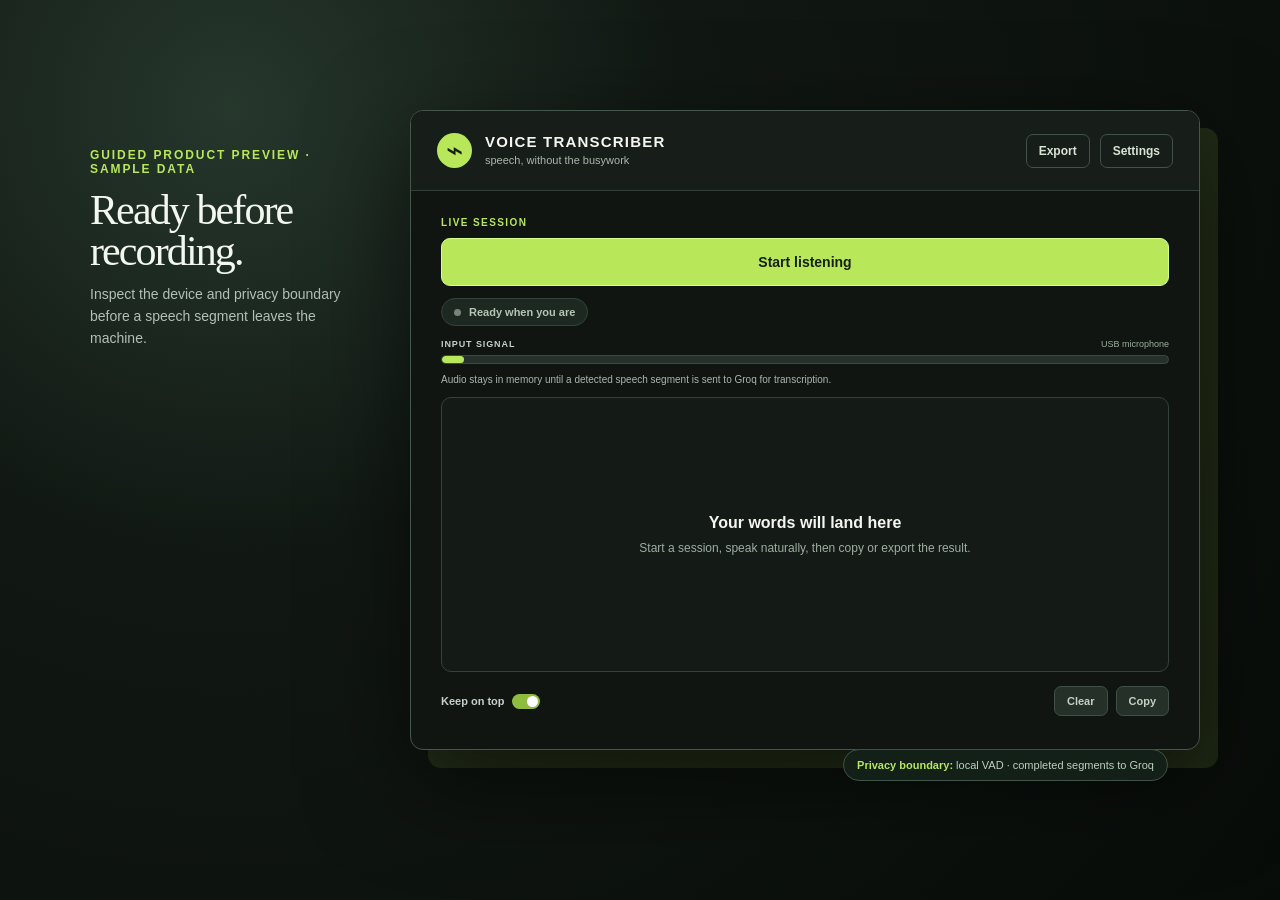
<file: site/product-tour.html>
<!doctype html>
<html lang="en">
  <head>
    <meta charset="utf-8">
    <meta name="viewport" content="width=device-width, initial-scale=1">
    <title>Voice Transcriber product tour</title>
    <style>
      :root { color-scheme: dark; --night: #0b100d; --panel: #101512; --panel-2: #171d19; --line: #334038; --text: #f3f7ee; --muted: #aab8aa; --leaf: #b8e85a; --coral: #ee7c58; }
      * { box-sizing: border-box; }
      html, body { width: 100%; height: 100%; margin: 0; overflow: hidden; }
      body { display: grid; place-items: center; background: radial-gradient(circle at 18% 12%, #26372c 0, #111813 34%, #080c09 100%); color: var(--text); font-family: "Avenir Next", Avenir, "Trebuchet MS", sans-serif; }
      body::before { content: ""; position: fixed; inset: 0; opacity: .18; background-image: linear-gradient(90deg, transparent 49.5%, #839486 50%, transparent 50.5%), linear-gradient(transparent 49.5%, #839486 50%, transparent 50.5%); background-size: 56px 56px; mask-image: linear-gradient(to bottom, black, transparent 78%); }
      .stage { position: relative; width: 1120px; height: 680px; }
      .chapter { position: absolute; top: 38px; left: 10px; width: 255px; }
      .chapter p { margin: 0; color: var(--leaf); font-size: 12px; font-weight: 800; letter-spacing: .16em; text-transform: uppercase; }
      .chapter h1 { margin: 14px 0 12px; font-family: Georgia, serif; font-size: 42px; font-weight: 500; letter-spacing: -.045em; line-height: .98; }
      .chapter span { display: block; color: #b3c0b5; font-size: 14px; line-height: 1.55; }
      .window { position: absolute; right: 0; top: 0; width: 790px; height: 640px; overflow: hidden; border: 1px solid #45564a; border-radius: 13px; background: var(--panel); box-shadow: 0 30px 100px rgba(0,0,0,.55), 18px 18px 0 rgba(184,232,90,.12); }
      .topbar { height: 80px; display: flex; align-items: center; padding: 0 26px; border-bottom: 1px solid var(--line); background: var(--panel-2); }
      .mark { width: 35px; height: 35px; display: grid; place-items: center; margin-right: 13px; border-radius: 50%; background: var(--leaf); color: #16200e; font-family: Georgia, serif; font-size: 29px; line-height: 1; }
      .wordmark b { display: block; font-size: 15px; letter-spacing: .08em; }
      .wordmark span { color: var(--muted); font-size: 11px; }
      .top-actions { display: flex; gap: 10px; margin-left: auto; }
      .ghost { padding: 9px 12px; border: 1px solid #425247; border-radius: 7px; color: #d8e5d2; font-size: 12px; font-weight: 700; }
      .content { padding: 26px 30px 22px; }
      .eyebrow { margin: 0 0 10px; color: var(--leaf); font-size: 10px; font-weight: 800; letter-spacing: .14em; }
      .record { width: 100%; padding: 15px; border: 1px solid #d7ff8a; border-radius: 9px; background: var(--leaf); color: #16200e; text-align: center; font-size: 14px; font-weight: 800; }
      .active .record { border-color: #ffb099; background: var(--coral); color: #28100a; }
      .status { display: inline-flex; align-items: center; gap: 8px; margin: 12px 0 13px; padding: 7px 12px; border: 1px solid #344338; border-radius: 99px; background: #1d2821; color: #b4c6b4; font-size: 11px; font-weight: 700; }
      .status::before { content: ""; width: 7px; height: 7px; border-radius: 50%; background: #77847a; }
      .active .status, .complete .status { color: #c9f57a; }
      .active .status::before, .complete .status::before { background: var(--leaf); box-shadow: 0 0 0 4px rgba(184,232,90,.1); }
      .meter-meta { display: flex; justify-content: space-between; color: #c5d1c4; font-size: 9px; font-weight: 800; letter-spacing: .1em; }
      .meter-meta span:last-child { color: #9dae9f; font-weight: 500; letter-spacing: 0; }
      .meter { height: 9px; margin: 6px 0 10px; overflow: hidden; border: 1px solid #3a4a3e; border-radius: 99px; background: #263229; }
      .meter i { display: block; width: 3%; height: 100%; border-radius: inherit; background: var(--leaf); }
      .active .meter i { width: 68%; }
      .complete .meter i { width: 12%; }
      .privacy { margin: 0 0 12px; color: #aab8aa; font-size: 10px; }
      .transcript { height: 275px; padding: 24px; border: 1px solid #344338; border-radius: 10px; background: #141b17; color: #f4f7f0; font-family: Georgia, serif; font-size: 22px; line-height: 1.48; }
      .empty { height: 100%; display: grid; place-content: center; text-align: center; }
      .empty b { font-family: "Avenir Next", sans-serif; font-size: 16px; }
      .empty span { margin-top: 5px; color: #9dae9f; font-family: "Avenir Next", sans-serif; font-size: 12px; }
      .sample { display: none; }
      .active .empty, .complete .empty { display: none; }
      .active .sample, .complete .sample { display: block; }
      .active .sample::after { content: ""; display: inline-block; width: 2px; height: 1em; margin-left: 4px; vertical-align: -.12em; background: var(--leaf); }
      .footer { display: flex; align-items: center; margin-top: 14px; color: #c5d1c4; font-size: 11px; font-weight: 700; }
      .switch { width: 28px; height: 15px; margin-left: 7px; border-radius: 99px; background: #8fbc3e; }
      .switch::after { content: ""; float: right; width: 11px; height: 11px; margin: 2px; border-radius: 50%; background: white; }
      .footer-actions { display: flex; gap: 8px; margin-left: auto; }
      .footer-actions span { padding: 8px 12px; border: 1px solid #405044; border-radius: 7px; background: #253128; }
      .badge { position: absolute; right: 32px; bottom: -2px; padding: 9px 13px; border: 1px solid #415247; border-radius: 99px; background: #132017; color: #bcd0bd; font-size: 11px; }
      .badge b { color: var(--leaf); }
      .chapter h1, .chapter span { display: none; }
      .state-ready .ready, .state-active .active-copy, .state-complete .complete-copy { display: block; }
    </style>
  </head>
  <body class="state-ready">
    <main class="stage">
      <section class="chapter">
        <p>Guided product preview · sample data</p>
        <h1 class="ready">Ready before recording.</h1>
        <h1 class="active-copy">See the microphone, not a mystery.</h1>
        <h1 class="complete-copy">Text stays yours to use.</h1>
        <span class="ready">Inspect the device and privacy boundary before a speech segment leaves the machine.</span>
        <span class="active-copy">Local voice detection and a live signal meter make the active session visible.</span>
        <span class="complete-copy">Review the result, copy it, clear it, or export only when you choose.</span>
      </section>
      <section class="window" aria-label="Voice Transcriber native interface preview">
        <header class="topbar"><span class="mark">⌁</span><span class="wordmark"><b>VOICE TRANSCRIBER</b><span>speech, without the busywork</span></span><span class="top-actions"><span class="ghost">Export</span><span class="ghost">Settings</span></span></header>
        <div class="content">
          <p class="eyebrow">LIVE SESSION</p>
          <div class="record">Start listening</div>
          <div class="status">Ready when you are</div>
          <div class="meter-meta"><span>INPUT SIGNAL</span><span>USB microphone</span></div>
          <div class="meter"><i></i></div>
          <p class="privacy">Audio stays in memory until a detected speech segment is sent to Groq for transcription.</p>
          <div class="transcript"><div class="empty"><b>Your words will land here</b><span>Start a session, speak naturally, then copy or export the result.</span></div><div class="sample">The important part is getting the idea out before it disappears.</div></div>
          <div class="footer">Keep on top <span class="switch"></span><span class="footer-actions"><span>Clear</span><span>Copy</span></span></div>
        </div>
      </section>
      <p class="badge"><b>Privacy boundary:</b> local VAD · completed segments to Groq</p>
    </main>
    <script>
      const state = new URLSearchParams(window.location.search).get('state') || 'ready';
      const validState = ['ready', 'active', 'complete'].includes(state) ? state : 'ready';
      document.body.className = `state-${validState}`;
      const windowPreview = document.querySelector('.window');
      if (validState === 'active') {
        windowPreview.classList.add('active');
        document.querySelector('.record').textContent = '■  Stop listening';
        document.querySelector('.status').textContent = 'Listening · speech detected (3.2s)';
      } else if (validState === 'complete') {
        windowPreview.classList.add('complete');
        document.querySelector('.status').textContent = 'Transcript ready to copy';
      }
    </script>
  </body>
</html>
</file>
<file: site/styles.css>
:root {
  --ink: #18211c;
  --muted: #607064;
  --cream: #f3f0e8;
  --paper: #fbfaf6;
  --leaf: #b6df61;
  --leaf-dark: #315532;
  --night: #102119;
  --line: #d9d8cf;
  --serif: Iowan Old Style, Palatino Linotype, Book Antiqua, Georgia, serif;
  --sans: Avenir Next, Avenir, Futura, Trebuchet MS, sans-serif;
}

* { box-sizing: border-box; }
html { scroll-behavior: smooth; }
body { margin: 0; background: var(--paper); color: var(--ink); font-family: var(--sans); line-height: 1.5; }
a { color: inherit; }
button, a { -webkit-tap-highlight-color: transparent; }
.skip-link { position: absolute; left: 1rem; top: -4rem; z-index: 10; background: var(--night); color: white; padding: .6rem 1rem; }
.skip-link:focus { top: 1rem; }

.site-header { min-height: 76px; display: flex; align-items: center; justify-content: space-between; gap: 2rem; padding: 0 5vw; border-bottom: 1px solid var(--line); background: rgba(251,250,246,.95); position: sticky; top: 0; z-index: 5; backdrop-filter: blur(10px); }
.brand { display: inline-flex; align-items: center; gap: .62rem; text-decoration: none; font-weight: 800; letter-spacing: -.03em; white-space: nowrap; }
.brand-mark { width: 1.8rem; height: 1.8rem; display: grid; place-items: center; border-radius: 50%; color: var(--night); background: var(--leaf); font-family: var(--serif); font-size: 1.7rem; line-height: 1; }
nav { display: flex; align-items: center; gap: 1.5rem; }
nav a { color: #3e4d42; font-size: .9rem; text-decoration: none; }
nav a:hover, nav a:focus, nav a[aria-current="page"] { color: var(--leaf-dark); text-decoration: underline; text-underline-offset: .3rem; }
.nav-repo { display: inline-flex; align-items: center; gap: .25rem; background: var(--night); color: white; padding: .52rem .8rem; border-radius: .35rem; }
.nav-repo:hover, .nav-repo:focus { color: white; background: #203c2b; text-decoration: none; }
.menu-toggle { display: none; border: 1px solid var(--line); background: none; color: var(--ink); padding: .45rem .7rem; border-radius: .25rem; font: inherit; }

.hero { min-height: min(680px, calc(100vh - 76px)); display: grid; grid-template-columns: minmax(0, 1.08fr) minmax(380px, .92fr); align-items: center; gap: clamp(2.5rem, 6vw, 7rem); padding: clamp(4.5rem, 6vw, 6.5rem) 8vw; background: var(--cream); overflow: hidden; }
.hero-copy { max-width: 650px; }
.eyebrow { color: var(--leaf-dark); font-size: .72rem; font-weight: 800; letter-spacing: .12em; text-transform: uppercase; }
h1, h2, h3, p { margin-top: 0; }
h1, h2 { font-family: var(--serif); font-weight: 500; letter-spacing: -.055em; line-height: .95; }
h1 { margin: 1.1rem 0 1.7rem; max-width: 720px; font-size: clamp(4rem, 7.2vw, 7.5rem); }
h1 em { color: var(--leaf-dark); font-weight: 500; }
h2 { font-size: clamp(2.7rem, 5vw, 5.4rem); }
.lede { max-width: 570px; color: #4d5c51; font-size: 1.1rem; }
.hero-actions { display: flex; flex-wrap: wrap; gap: .8rem; margin: 2rem 0 1.1rem; }
.button { display: inline-flex; align-items: center; justify-content: center; gap: .55rem; padding: .8rem 1rem; border: 1px solid transparent; border-radius: .35rem; font-size: .9rem; font-weight: 800; text-decoration: none; }
.button-primary { background: var(--night); color: white; }
.button-primary:hover, .button-primary:focus { background: #254630; transform: translateY(-1px); }
.button-quiet { border-color: #abb6ac; color: #304034; }
.button-quiet:hover, .button-quiet:focus { border-color: var(--leaf-dark); background: #e7eadf; }
.microcopy { max-width: 520px; color: #6b756d; font-size: .78rem; }

.preview-wrap { width: min(100%, 540px); margin: auto; }
.preview-disclosure { margin: 0 0 .65rem; color: #6b756d; font-size: .66rem; font-weight: 800; letter-spacing: .09em; text-align: right; text-transform: uppercase; }
.desk-preview { width: min(100%, 520px); margin: auto; background: #152019; border: 1px solid #435449; box-shadow: 20px 21px 0 #d6e1c7; transform: rotate(2deg); color: #edf4e9; }
.preview-top { display: flex; align-items: center; gap: .55rem; padding: .85rem 1rem; border-bottom: 1px solid #3d4f43; font-size: .66rem; font-weight: 800; letter-spacing: .11em; }
.preview-settings { margin-left: auto; color: #bdd16e; font-size: 1rem; }
.signal, .status-dot { display: inline-block; width: .52rem; height: .52rem; border-radius: 50%; background: var(--leaf); box-shadow: 0 0 0 4px rgba(182,223,97,.12); }
.preview-body { padding: 1.6rem; }
.preview-label { color: #b6df61; font-size: .64rem; font-weight: 800; letter-spacing: .14em; }
.preview-button { width: 100%; padding: .78rem 1rem; background: #ec8a69; border: 1px solid #f7b19d; color: #2f180f; border-radius: .3rem; font-size: .85rem; font-weight: 800; }
.preview-status { display: inline-flex; align-items: center; gap: .6rem; margin: 1.2rem 0; padding: .4rem .65rem; background: #223128; color: #cce8a0; border-radius: 3rem; font-size: .72rem; }
.preview-meter { display: grid; grid-template-columns: 1fr auto; gap: .35rem .8rem; margin: 0 0 1.1rem; color: #bdc9ba; font-size: .6rem; font-weight: 800; letter-spacing: .08em; }
.preview-meter span:last-of-type { color: #91a591; font-weight: 600; letter-spacing: 0; }
.preview-meter i { grid-column: 1 / -1; display: block; height: .45rem; overflow: hidden; border: 1px solid #42554a; border-radius: 99px; background: #233128; }
.preview-meter b { display: block; width: 66%; height: 100%; border-radius: inherit; background: linear-gradient(90deg, #86bd51, var(--leaf)); }
.preview-transcript { min-height: 175px; padding: 1.25rem; background: #101711; border: 1px solid #35463b; color: #eff4eb; font-family: var(--serif); font-size: 1.35rem; line-height: 1.3; }
.preview-transcript p { display: inline; }
.cursor { display: inline-block; width: 2px; height: 1.05em; margin-left: .3rem; vertical-align: -.15em; background: var(--leaf); animation: blink 1s steps(2, start) infinite; }
@keyframes blink { 50% { opacity: 0; } }
.preview-footer { display: flex; justify-content: space-between; padding-top: 1rem; color: #bdc9ba; font-size: .68rem; }
.preview-footer b { color: var(--leaf); }

.statement, .proof, .fit, .workflow, .privacy, .evidence, .install, .closing { padding: clamp(4.5rem, 8vw, 9rem) 8vw; }
.statement { max-width: 1040px; }
.statement h2 { max-width: 900px; margin-bottom: 1.7rem; }
.statement > p:last-child { max-width: 630px; color: var(--muted); font-size: 1.1rem; }
.proof { border-top: 1px solid var(--line); background: #e9eee2; }
.proof .section-heading { max-width: 900px; }
.proof-lede { max-width: 640px; margin: -1rem 0 2.4rem; color: #56665a; }
.tour-feature { max-width: 1120px; margin: 0 0 2.5rem; border: 1px solid #9dac9e; background: var(--night); box-shadow: 14px 14px 0 #d4ddce; }
.tour-feature picture, .tour-feature img { display: block; width: 100%; height: auto; }
.tour-feature figcaption { display: flex; justify-content: space-between; gap: 1.5rem; padding: 1rem 1.2rem; color: #cad7ca; font-size: .82rem; }
.tour-feature figcaption a { flex: 0 0 auto; color: var(--leaf); text-underline-offset: .2rem; }
.proof-grid { display: grid; grid-template-columns: repeat(3, minmax(0, 1fr)); gap: 1rem; }
.proof-grid figure { min-width: 0; margin: 0; border: 1px solid #c7d0c2; background: var(--paper); }
.proof-grid img { display: block; width: 100%; height: auto; border-bottom: 1px solid #c7d0c2; }
.proof-grid figcaption { padding: 1rem; color: #56665a; font-size: .84rem; }
.proof-grid figcaption b { color: var(--ink); }
.proof-link { margin: 1.5rem 0 0; font-size: .85rem; }
.proof-link a, .boundary-more a, .install-note a { color: var(--leaf-dark); text-underline-offset: .2rem; }
.fit { background: var(--paper); }
.fit .section-heading { max-width: 980px; }
.fit-lede { max-width: 700px; margin: -1rem 0 2.8rem; color: var(--muted); font-size: 1.05rem; }
.fit-grid { display: grid; grid-template-columns: repeat(2, minmax(0, 1fr)); gap: 1rem; max-width: 1080px; }
.fit-grid article { padding: clamp(1.4rem, 3vw, 2.2rem); border: 1px solid #b9c8b8; background: #edf3e6; }
.fit-grid article.fit-not { border-color: #d6bfb5; background: #f5ece7; }
.fit-label { color: var(--leaf-dark); font-size: .72rem; font-weight: 800; letter-spacing: .11em; text-transform: uppercase; }
.fit-not .fit-label { color: #914f3a; }
.fit-grid ul { margin: 1rem 0 0; padding-left: 1.15rem; color: #4f5f53; }
.fit-grid li + li { margin-top: .75rem; }
.workflow { background: var(--night); color: #eef5e8; }
.workflow .eyebrow { color: var(--leaf); }
.workflow h2 { max-width: 700px; margin-bottom: 3.5rem; }
.steps { display: grid; grid-template-columns: repeat(4, 1fr); gap: 2rem; margin: 0; padding: 0; list-style: none; }
.steps li { border-top: 1px solid #536257; padding-top: 1rem; }
.step-number { color: var(--leaf); font-size: .75rem; font-weight: 800; letter-spacing: .08em; }
.steps h3 { margin: .75rem 0 .6rem; font-family: var(--serif); font-size: 1.7rem; font-weight: 500; }
.steps p { color: #becbc0; font-size: .9rem; }
.privacy { display: grid; grid-template-columns: .85fr 1.15fr; gap: 5rem; border-bottom: 1px solid var(--line); }
.privacy h2 { margin-bottom: 0; }
.boundary-grid { display: grid; grid-template-columns: repeat(2, 1fr); gap: 1rem; }
.boundary-grid article { padding: 1.5rem; border: 1px solid var(--line); background: #f8f7f1; }
.boundary-label { color: var(--leaf-dark); font-size: .75rem; font-weight: 800; letter-spacing: .1em; text-transform: uppercase; }
.boundary-label-send { color: #a14d35; }
.boundary-grid ul { margin: 1rem 0 0; padding-left: 1.1rem; color: #556358; font-size: .88rem; }
.boundary-grid li + li { margin-top: .7rem; }
.boundary-more { grid-column: 2; margin: -3.5rem 0 0; font-size: .86rem; }
.evidence { background: #e9eee2; border-bottom: 1px solid var(--line); }
.evidence .section-heading { max-width: 900px; }
.evidence-grid { display: grid; grid-template-columns: repeat(3, minmax(0, 1fr)); gap: 1rem; max-width: 1120px; }
.evidence-grid article { display: grid; align-content: start; gap: .65rem; min-height: 190px; padding: 1.5rem; border: 1px solid #b6c2b5; background: var(--paper); }
.evidence-grid strong { color: var(--leaf-dark); font-family: var(--serif); font-size: clamp(3rem, 6vw, 5rem); font-weight: 500; letter-spacing: -.06em; line-height: .9; }
.evidence-grid span { max-width: 280px; color: #536257; font-size: .88rem; }
.limits { max-width: 1120px; display: grid; grid-template-columns: 150px 1fr; gap: 1rem; margin-top: 1rem; padding: 1.3rem 1.5rem; border: 1px solid #d3b8ac; background: #f6ebe5; }
.limits p { color: #914f3a; font-size: .72rem; font-weight: 800; letter-spacing: .11em; text-transform: uppercase; }
.limits ul { margin: 0; padding-left: 1.1rem; color: #65564e; font-size: .88rem; }
.limits li + li { margin-top: .4rem; }
.evidence-links { display: flex; flex-wrap: wrap; gap: .8rem 1.4rem; margin: 1.5rem 0 0; font-size: .84rem; }
.evidence-links a { color: var(--leaf-dark); text-underline-offset: .2rem; }
.install { max-width: 1050px; }
.section-heading h2 { max-width: 740px; margin-bottom: 2.2rem; }
.install-actions { display: flex; flex-wrap: wrap; align-items: center; gap: 1rem 1.4rem; margin: -1rem 0 2rem; }
.text-link { color: var(--leaf-dark); font-size: .86rem; font-weight: 800; text-underline-offset: .2rem; }
.terminal { position: relative; overflow: hidden; background: #14231a; color: #e9f1e4; box-shadow: 10px 10px 0 #d9e5ce; }
.terminal-bar { display: flex; align-items: center; gap: .35rem; padding: .65rem .8rem; border-bottom: 1px solid #344b3c; }
.terminal-bar span { width: .45rem; height: .45rem; border-radius: 50%; background: #d5e4c5; opacity: .7; }
.terminal-bar p { margin: 0 auto; padding-right: 1.5rem; color: #b8c9b4; font-size: .66rem; }
pre { overflow-x: auto; margin: 0; padding: 1.5rem 1.6rem 4rem; font: .84rem/1.75 ui-monospace, SFMono-Regular, Menlo, Consolas, monospace; white-space: pre-wrap; }
.copy-button { position: absolute; right: 1rem; bottom: 1rem; border: 1px solid #789178; border-radius: .25rem; background: #223a29; color: #ecf6e6; padding: .45rem .65rem; font: 700 .72rem var(--sans); cursor: pointer; }
.copy-button:hover, .copy-button:focus { background: #315638; }
.install-note { margin: 2rem 0 0; color: var(--muted); font-size: .9rem; }
.install code, .docs-content code { padding: .08rem .25rem; background: #e7eadf; color: #284129; font-size: .88em; }
.closing { text-align: center; background: var(--leaf); }
.closing h2 { margin: 1rem auto 1.2rem; max-width: 800px; }
.closing > p:not(.eyebrow) { max-width: 650px; margin: 0 auto 2rem; color: #36503a; }
.closing-actions { display: flex; flex-wrap: wrap; justify-content: center; gap: .8rem; }
.closing .button-primary { background: #1b3723; }
.closing .button-quiet { border-color: #6c9144; color: #213d28; }
.closing .button-quiet:hover, .closing .button-quiet:focus { background: #c9eb82; }
footer { display: flex; flex-wrap: wrap; gap: .6rem 1.2rem; padding: 1.6rem 5vw; color: #68776b; font-size: .76rem; border-top: 1px solid var(--line); }
footer a { text-decoration: none; } footer a:hover, footer a:focus { color: var(--leaf-dark); text-decoration: underline; }

.docs-layout { display: grid; grid-template-columns: 190px minmax(0, 760px); gap: clamp(3rem, 8vw, 9rem); max-width: 1180px; margin: 0 auto; padding: 5rem 3rem 7rem; }
.docs-nav, .docs-content { min-width: 0; }
.docs-nav { align-self: start; position: sticky; top: 110px; border-left: 1px solid var(--line); padding-left: 1rem; }
.docs-nav p { color: var(--muted); font-size: .65rem; font-weight: 800; letter-spacing: .11em; }
.docs-nav a { display: block; margin: .55rem 0; color: #4b5b4f; font-size: .85rem; text-decoration: none; }
.docs-nav a:hover, .docs-nav a:focus { color: var(--leaf-dark); text-decoration: underline; }
.docs-content h1 { max-width: 800px; font-size: clamp(3.4rem, 7vw, 6.2rem); }
.docs-content h2 { margin: 4rem 0 1.2rem; font-size: clamp(2.3rem, 4vw, 3.7rem); }
.docs-content h3 { margin: 2rem 0 .3rem; font-family: var(--serif); font-size: 1.6rem; font-weight: 500; }
.docs-content p, .docs-content li { color: #56665a; font-size: 1rem; }
.docs-content li + li { margin-top: .6rem; }
.docs-content a { color: var(--leaf-dark); text-underline-offset: .15rem; }
.docs-content .terminal { margin: 1.3rem 0; }
.docs-content .terminal pre { padding-bottom: 3.6rem; }
.provider-facts { margin: 1.5rem 0; padding: 1.1rem 1.2rem; border-left: 3px solid #a14d35; background: #f6ebe5; }
.provider-facts p { margin-bottom: .7rem; color: #65564e; font-size: .92rem; }
.provider-facts p:last-child { margin-bottom: 0; }
.plain-code { padding: 1rem; border-left: 3px solid var(--leaf-dark); background: #edf0e6; color: #29402e; }
.support-table-wrap { overflow-x: auto; }
.support-table { width: 100%; border-collapse: collapse; }
.support-table th, .support-table td { padding: .75rem .8rem; border: 1px solid var(--line); text-align: left; vertical-align: top; }
.support-table th { background: #edf0e6; color: #29402e; font-size: .78rem; letter-spacing: .06em; text-transform: uppercase; }
.data-flow { display: flex; flex-wrap: wrap; align-items: center; gap: .5rem; margin: 1.5rem 0; padding: 1rem; border: 1px solid var(--line); background: #f5f6ef; }
.data-flow span { padding: .45rem .6rem; border: 1px solid #b7c1b5; background: white; color: #26372c; font-size: .8rem; font-weight: 800; }
.data-flow i { color: var(--leaf-dark); font-size: .7rem; font-style: normal; font-weight: 800; }
.data-flow i::after { content: " →"; }
kbd { padding: .12rem .35rem; border: 1px solid #a6ada4; border-bottom-width: 2px; border-radius: .2rem; background: #f9f9f5; color: #334237; font: .8em var(--sans); }

@media (max-width: 850px) {
  .hero { grid-template-columns: 1fr; padding: 4.5rem 7vw 5rem; }
  .preview-wrap { margin-top: 1rem; }
  .desk-preview { transform: none; }
  .steps { grid-template-columns: repeat(2, 1fr); }
  .privacy { grid-template-columns: 1fr; gap: 2.5rem; }
  .proof-grid { grid-template-columns: 1fr; }
  .evidence-grid { grid-template-columns: 1fr; }
  .evidence-grid article { min-height: 0; }
  .boundary-more { grid-column: 1; margin: 0; }
  .docs-layout { grid-template-columns: 1fr; padding: 3.5rem 7vw 5rem; }
  .docs-nav { display: flex; flex-wrap: wrap; gap: .5rem 1rem; position: static; border: 0; padding: 0; }
  .docs-nav p { width: 100%; margin-bottom: 0; }
  .docs-nav a { margin: 0; }
}

@media (max-width: 640px) {
  .site-header { min-height: 66px; padding: 0 1.2rem; gap: 1rem; }
  .menu-toggle { display: block; margin-left: auto; }
  nav { display: none; width: 100%; position: absolute; top: 65px; left: 0; padding: 1rem 1.2rem 1.3rem; background: var(--paper); border-bottom: 1px solid var(--line); flex-direction: column; align-items: flex-start; gap: 1rem; }
  nav.is-open { display: flex; }
  .nav-repo { width: 100%; justify-content: center; }
  h1 { font-size: clamp(3.25rem, 15vw, 4.25rem); }
  h2 { font-size: clamp(2.55rem, 13vw, 3.7rem); }
  .hero, .statement, .proof, .fit, .workflow, .privacy, .evidence, .install, .closing { padding-left: 6vw; padding-right: 6vw; }
  .hero { min-height: 0; padding-top: 3.5rem; }
  .desk-preview { width: 100%; box-shadow: 7px 7px 0 #d6e1c7; }
  .preview-body { padding: 1rem; }
  .preview-transcript { min-height: 140px; font-size: 1.17rem; }
  .steps, .fit-grid, .boundary-grid { grid-template-columns: 1fr; }
  .steps { gap: 1rem; }
  .tour-feature { box-shadow: 6px 6px 0 #d4ddce; }
  .tour-feature figcaption { display: grid; gap: .7rem; }
  .limits { grid-template-columns: 1fr; }
  .terminal { box-shadow: 5px 5px 0 #d9e5ce; }
  pre { padding: 1.1rem 1rem 4rem; font-size: .74rem; }
}

@media (prefers-reduced-motion: reduce) { html { scroll-behavior: auto; } .cursor { animation: none; } .button-primary:hover, .button-primary:focus { transform: none; } }
</file>
